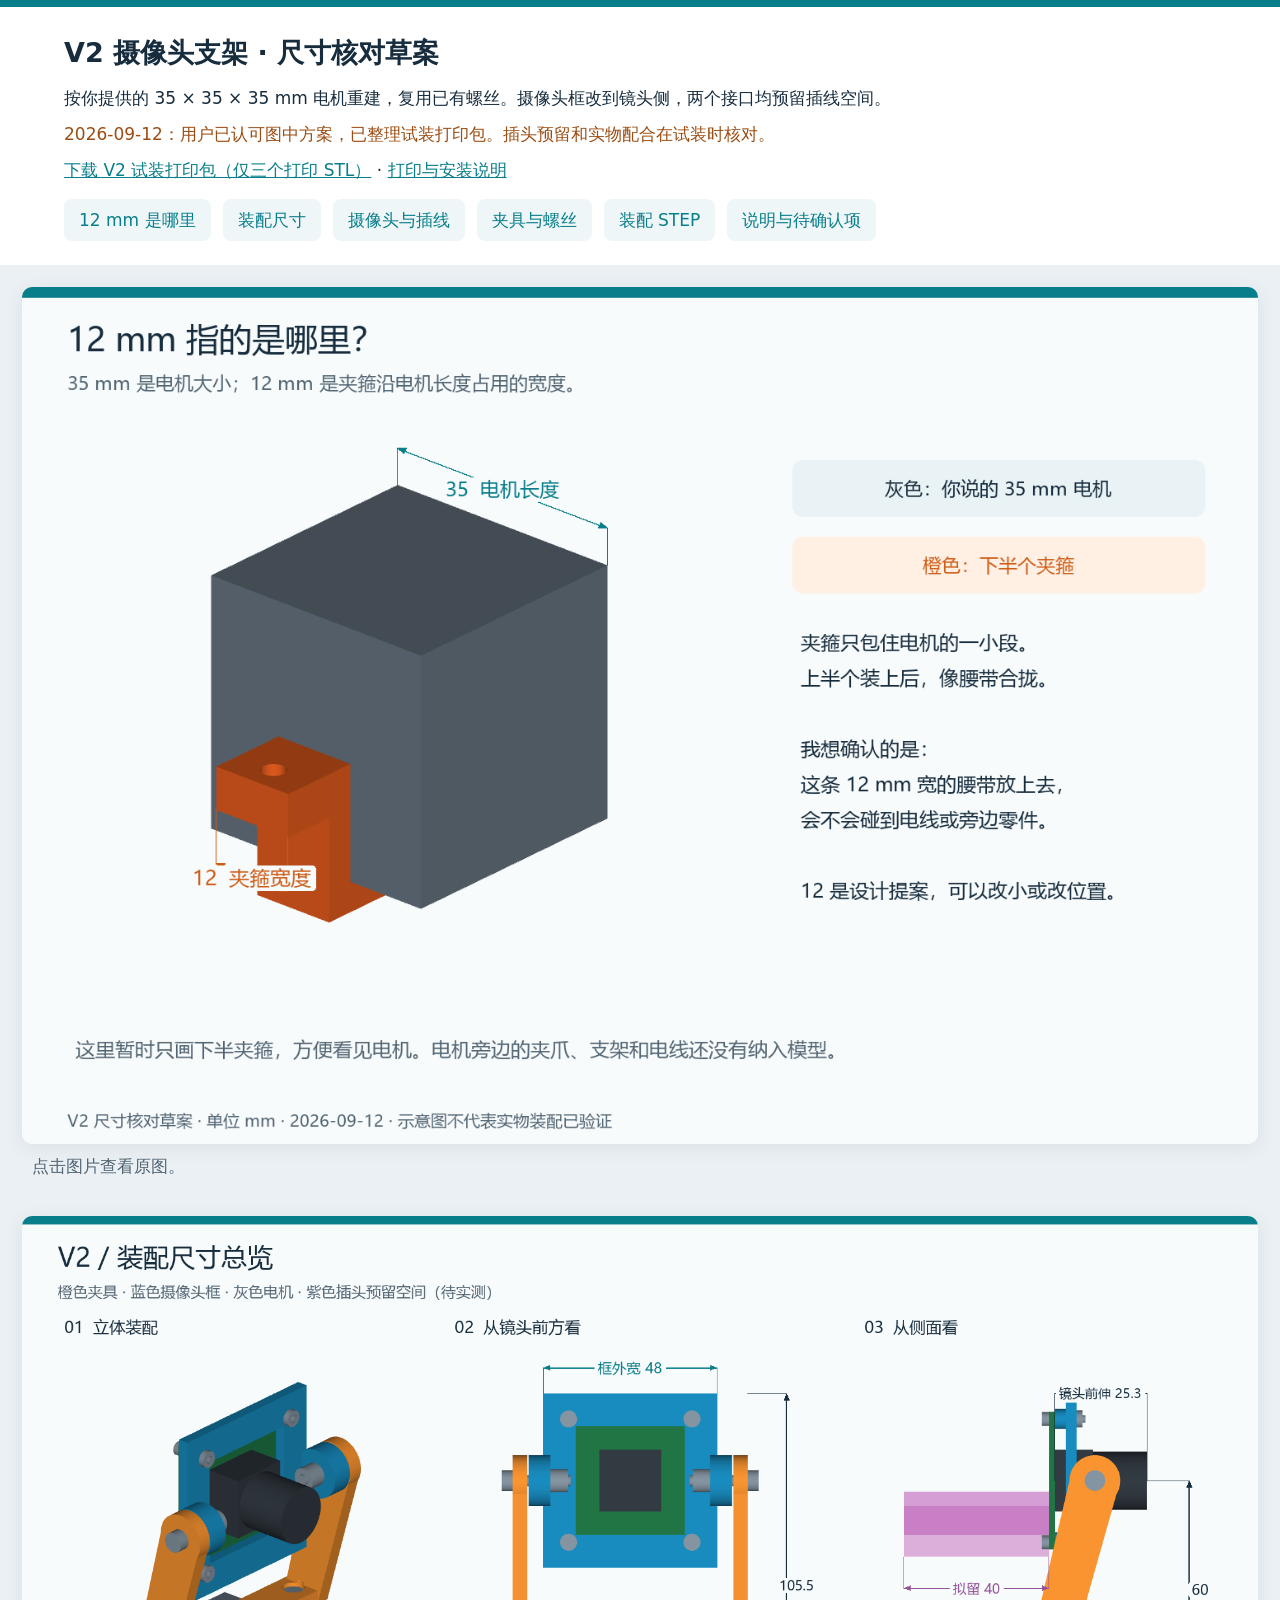
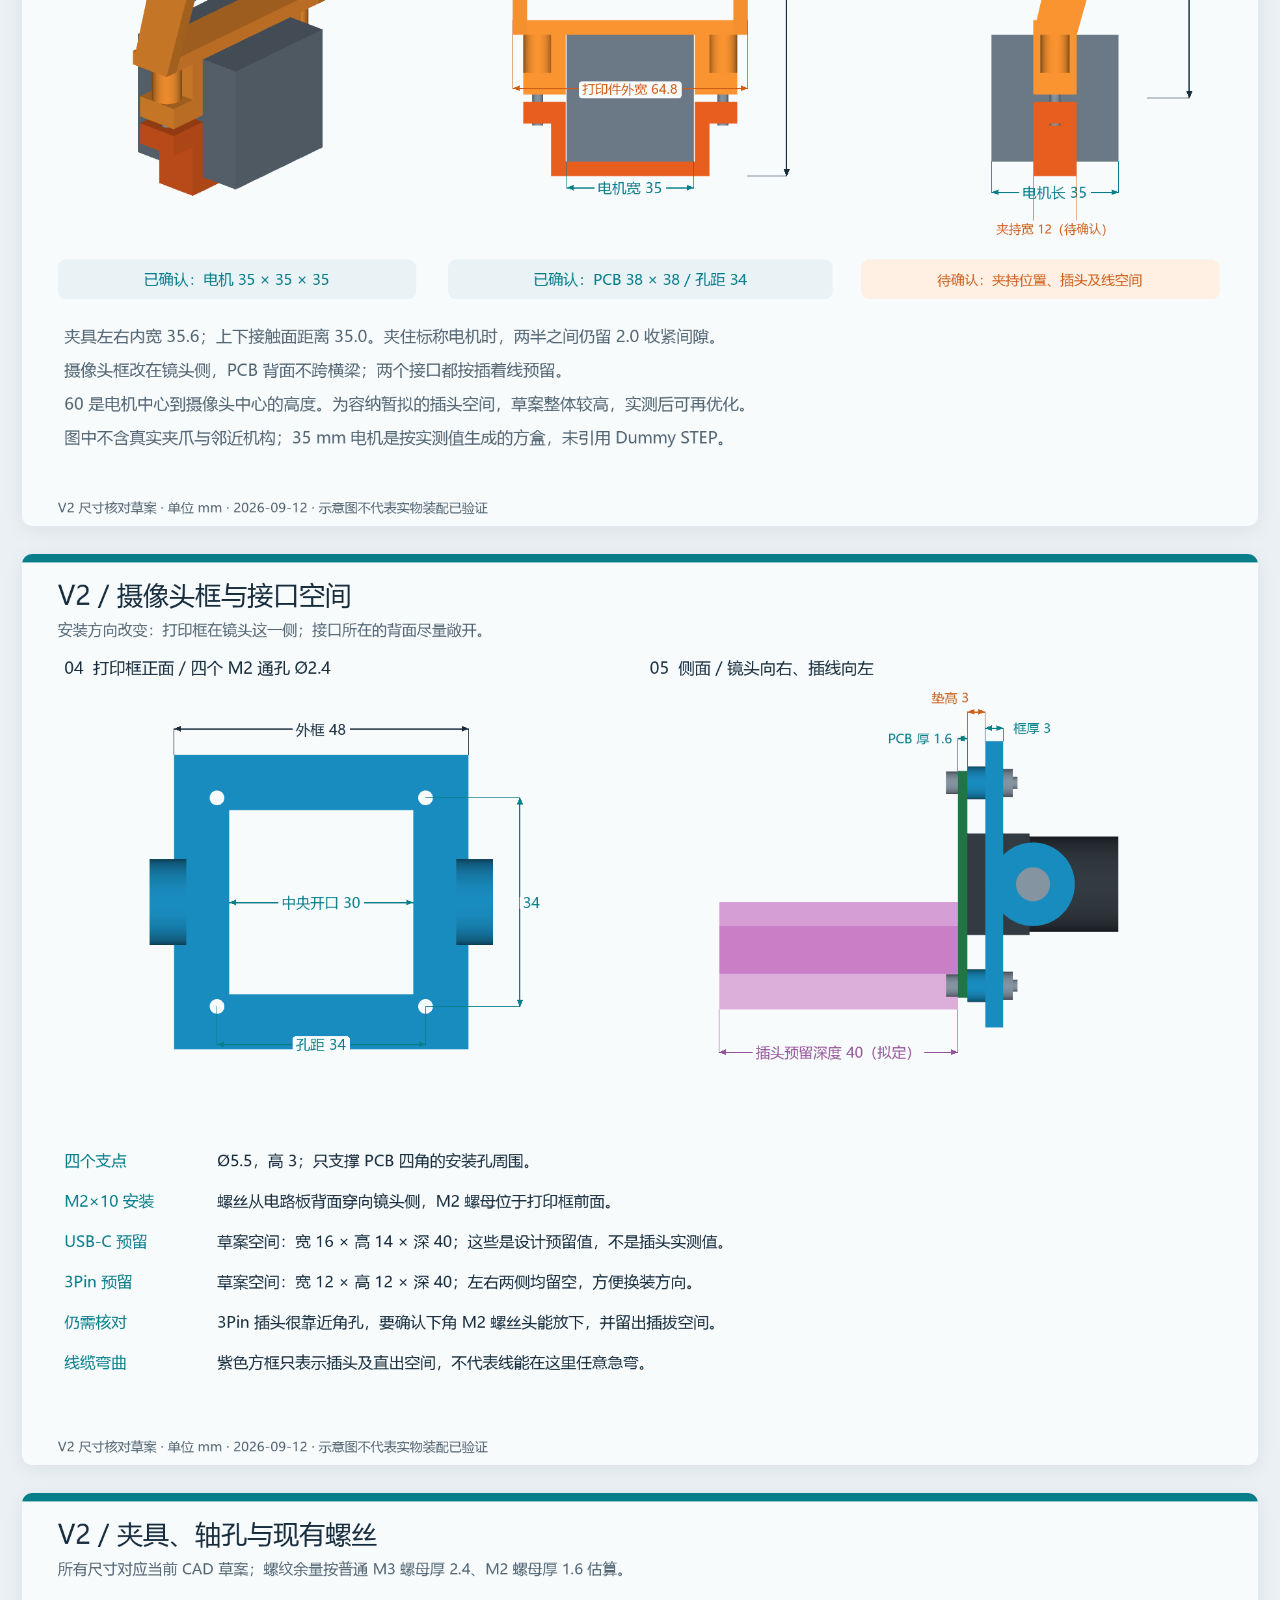
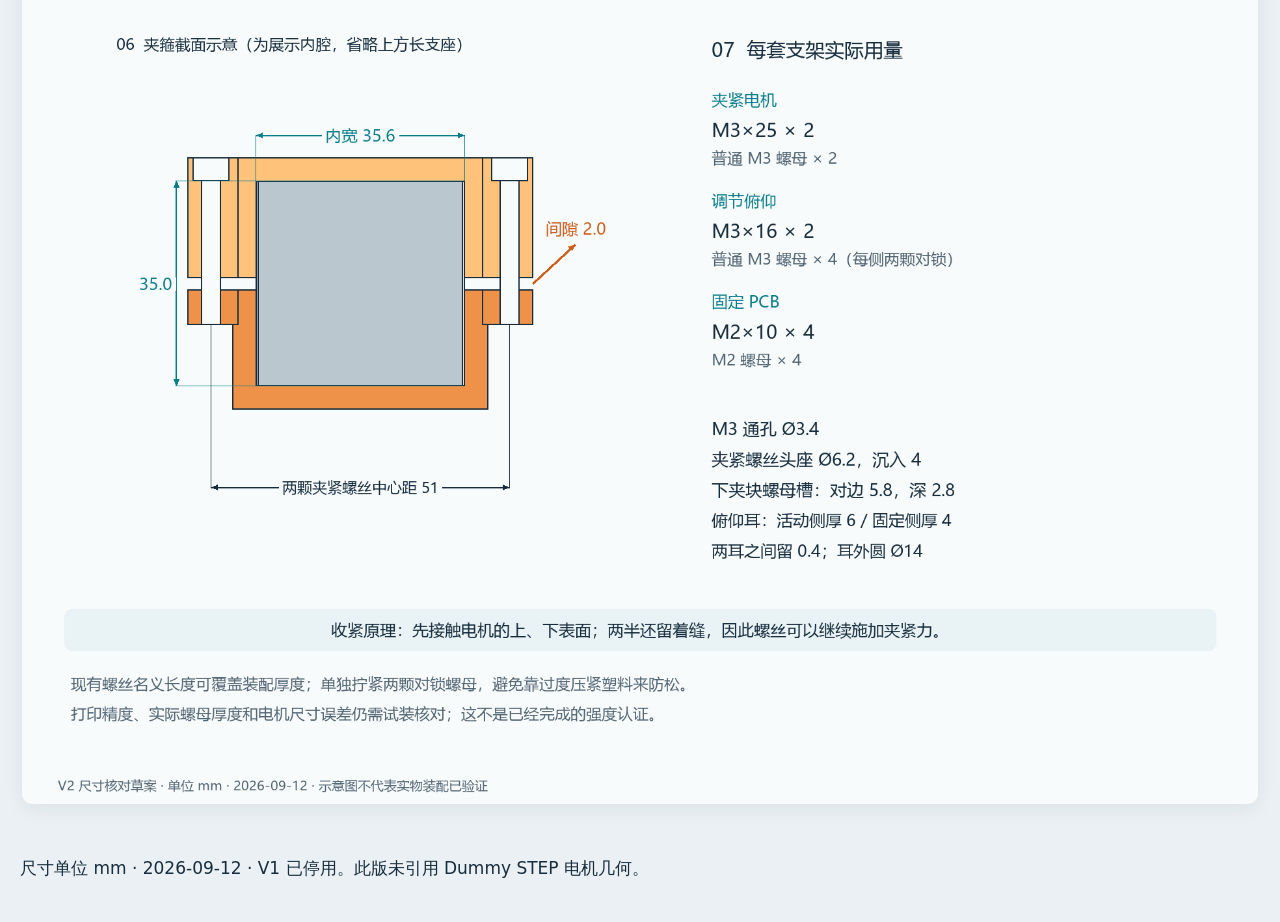
<file: camera_mount/v2/review.html>
<!doctype html>
<html lang="zh-CN"><meta charset="utf-8"><meta name="viewport" content="width=device-width,initial-scale=1">
<title>V2 摄像头支架 · 尺寸核对</title>
<style>
*{box-sizing:border-box}body{margin:0;background:#eaf0f3;color:#172d3e;font:17px/1.65 system-ui,"Microsoft YaHei",sans-serif}header{padding:24px 5vw;background:#fff;border-top:7px solid #087e8b}h1{font-size:27px;margin:0 0 8px}p{margin:8px 0}nav{display:flex;gap:12px;flex-wrap:wrap;margin-top:15px}a{color:#087e8b}nav a{padding:7px 15px;background:#eff6f7;border-radius:8px;text-decoration:none}main{max-width:1500px;margin:auto;padding:22px}figure{margin:0 0 28px;scroll-margin:20px}img{display:block;width:100%;height:auto;border-radius:10px;box-shadow:0 4px 20px #172d3e12}figcaption{padding:8px 10px;color:#526573}footer{max-width:1450px;margin:0 auto 40px;padding:0 20px}.notice{color:#9b4d13}
</style>
<header><h1>V2 摄像头支架 · 尺寸核对草案</h1>
<p>按你提供的 35 × 35 × 35 mm 电机重建，复用已有螺丝。摄像头框改到镜头侧，两个接口均预留插线空间。</p>
<p class="notice">2026-09-12：用户已认可图中方案，已整理试装打印包。插头预留和实物配合在试装时核对。</p>
<p><a href="V2_trial_print_2026-09-12.zip">下载 V2 试装打印包（仅三个打印 STL）</a> · <a href="PRINT_AND_ASSEMBLY.md">打印与安装说明</a></p>
<nav><a href="#band">12 mm 是哪里</a><a href="#assembly">装配尺寸</a><a href="#camera">摄像头与插线</a><a href="#screws">夹具与螺丝</a><a href="review_cad/V2_REVIEW_assembly.step">装配 STEP</a><a href="README.md">说明与待确认项</a></nav></header>
<main>
<figure id="band"><a href="drawings/00_what_12mm_means.png"><img src="drawings/00_what_12mm_means.png" alt="电机35mm与夹持带12mm的区别"></a><figcaption>点击图片查看原图。</figcaption></figure>
<figure id="assembly"><a href="drawings/01_assembly_dimensions.png"><img src="drawings/01_assembly_dimensions.png" alt="装配立体正面侧面尺寸"></a></figure>
<figure id="camera"><a href="drawings/02_camera_and_connectors.png"><img src="drawings/02_camera_and_connectors.png" alt="摄像头安装框及Type-C和3Pin预留"></a></figure>
<figure id="screws"><a href="drawings/03_clamp_and_fasteners.png"><img src="drawings/03_clamp_and_fasteners.png" alt="夹具内部尺寸和已购螺丝用量"></a></figure>
</main><footer>尺寸单位 mm · 2026-09-12 · V1 已停用。此版未引用 Dummy STEP 电机几何。</footer></html>
</file>
